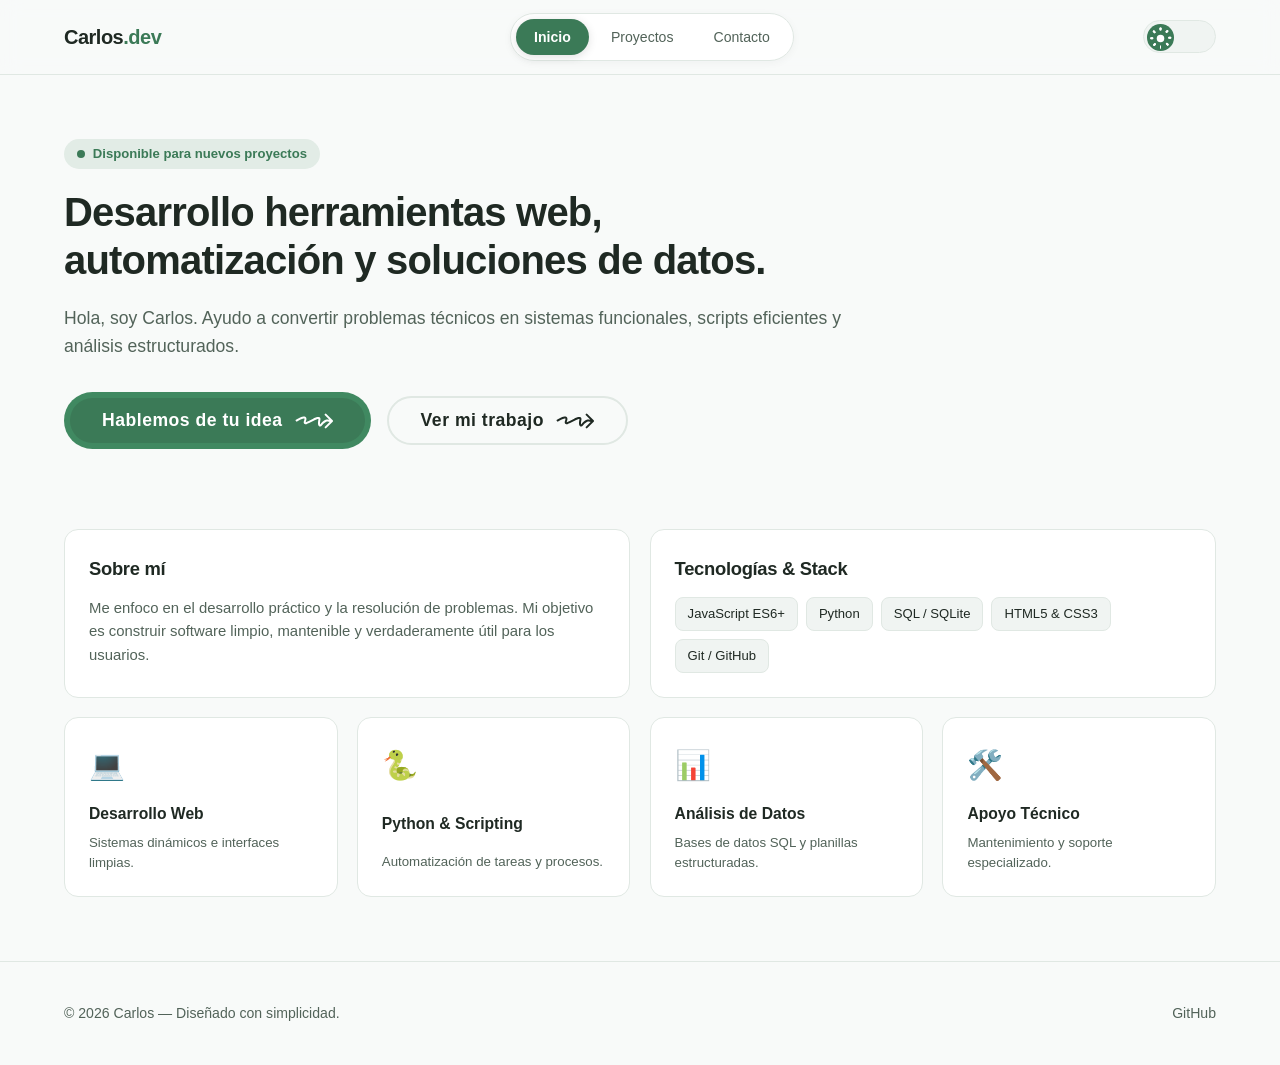
<file: index.html>
<!DOCTYPE html>
<html lang="es" data-theme="light">
<head>
  <meta charset="UTF-8">
  <meta name="viewport" content="width=device-width, initial-scale=1.0">
  <title>Carlos | Portafolio</title>

  <!-- SCRIPT ANTI-DESTELLO -->
  <script src="js/theme-init.js"></script>
  
  <!-- Carga de Estilos -->
  <link rel="stylesheet" href="css/main.css" />
  
  <!-- JavaScript -->
  <script type="module" src="js/main.js" defer></script>
</head>
<body>

  <!-- Header Sticky Global -->
  <header class="main-header">
    <div class="container header-content">
      <a href="index.html" class="logo">Carlos<span>.dev</span></a>
      <nav class="cir-tabs" aria-label="Navegación principal">
        <a href="index.html" class="cir-tabs__t active">Inicio</a>
        <a href="proyectos.html" class="cir-tabs__t">Proyectos</a>
        <a href="contacto.html" class="cir-tabs__t">Contacto</a>
      </nav>
      <label for="theme-toggle" class="theme" aria-label="Cambiar modo de color">
        <span class="theme__toggle-wrap">
          <input id="theme-toggle" class="theme__toggle" type="checkbox" role="switch" name="theme" value="dark">
          <span class="theme__icon">
            <span class="theme__icon-part"></span>
            <span class="theme__icon-part"></span>
            <span class="theme__icon-part"></span>
            <span class="theme__icon-part"></span>
            <span class="theme__icon-part"></span>
            <span class="theme__icon-part"></span>
            <span class="theme__icon-part"></span>
            <span class="theme__icon-part"></span>
            <span class="theme__icon-part"></span>
          </span>
        </span>
      </label>
    </div>
  </header>

  <!-- CONTENIDO -->
  <main class="container">
    <!-- Hero Section -->
    <section class="hero-section">
      <div class="status-badge">
        <span class="status-dot"></span> Disponible para nuevos proyectos
      </div>
      <h1>Desarrollo herramientas web, automatización y soluciones de datos.</h1>
      <p class="hero-subtext">
        Hola, soy Carlos. Ayudo a convertir problemas técnicos en sistemas funcionales, scripts eficientes y análisis estructurados.
      </p>
      <div class="hero__actions">
        <!-- Botón Primario -->
        <a href="contacto.html" class="btn btn--primary">
          <span class="btn__text">Hablemos de tu idea</span>
          <span class="btn__svg">
            <svg xmlns="http://www.w3.org/2000/svg" viewBox="0 0 38 15" fill="none">
              <path fill="currentColor" d="M10 7.519l-.939-.344h0l.939.344zm14.386-1.205l-.981-.192.981.192zm1.276 5.509l.537.843.148-.094.107-.139-.792-.611zm4.819-4.304l-.385-.923h0l.385.923zm7.227.707a1 1 0 0 0 0-1.414L31.343.448a1 1 0 0 0-1.414 0 1 1 0 0 0 0 1.414l5.657 5.657-5.657 5.657a1 1 0 0 0 1.414 1.414l6.364-6.364zM1 7.519l.554.833.029-.019.094-.061.361-.23 1.277-.77c1.054-.609 2.397-1.32 3.629-1.787.617-.234 1.17-.392 1.623-.455.477-.066.707-.008.788.034.025.013.031.021.039.034a.56.56 0 0 1 .058.235c.029.327-.047.906-.39 1.842l1.878.689c.383-1.044.571-1.949.505-2.705-.072-.815-.45-1.493-1.16-1.865-.627-.329-1.358-.332-1.993-.244-.659.092-1.367.305-2.056.566-1.381.523-2.833 1.297-3.921 1.925l-1.341.808-.385.245-.104.068-.028.018c-.011.007-.011.007.543.84zm8.061-.344c-.198.54-.328 1.038-.36 1.484-.032.441.024.94.325 1.364.319.45.786.64 1.21.697.403.054.824-.001 1.21-.09.775-.179 1.694-.566 2.633-1.014l3.023-1.554c2.115-1.122 4.107-2.168 5.476-2.524.329-.086.573-.117.742-.115s.195.038.161.014c-.15-.105.085-.139-.076.685l1.963.384c.192-.98.152-2.083-.74-2.707-.405-.283-.868-.37-1.28-.376s-.849.069-1.274.179c-1.65.43-3.888 1.621-5.909 2.693l-2.948 1.517c-.92.439-1.673.743-2.221.87-.276.064-.429.065-.492.057-.043-.006.066.003.155.127.07.099.024.131.038-.063.014-.187.078-.49.243-.94l-1.878-.689zm14.343-1.053c-.361 1.844-.474 3.185-.413 4.161.059.95.294 1.72.811 2.215.567.544 1.242.546 1.664.459a2.34 2.34 0 0 0 .502-.167l.15-.076.049-.028.018-.011c.013-.008.013-.008-.524-.852l-.536-.844.019-.012c-.038.018-.064.027-.084.032-.037.008.053-.013.125.056.021.02-.151-.135-.198-.895-.046-.734.034-1.887.38-3.652l-1.963-.384zm2.257 5.701l.791.611.024-.031.08-.101.311-.377 1.093-1.213c.922-.954 2.005-1.894 2.904-2.27l-.771-1.846c-1.31.547-2.637 1.758-3.572 2.725l-1.184 1.314-.341.414-.093.117-.025.032c-.01.013-.01.013.781.624zm5.204-3.381c.989-.413 1.791-.42 2.697-.307.871.108 2.083.385 3.437.385v-2c-1.197 0-2.041-.226-3.19-.369-1.114-.139-2.297-.146-3.715.447l.771 1.846z"></path>
            </svg>
          </span>
        </a>

        <!-- Botón Secundario -->
        <a href="proyectos.html" class="btn btn--outline">
          <span class="btn__text">Ver mi trabajo</span>
          <span class="btn__svg">
            <svg xmlns="http://www.w3.org/2000/svg" viewBox="0 0 38 15" fill="none">
              <path fill="currentColor" d="M10 7.519l-.939-.344h0l.939.344zm14.386-1.205l-.981-.192.981.192zm1.276 5.509l.537.843.148-.094.107-.139-.792-.611zm4.819-4.304l-.385-.923h0l.385.923zm7.227.707a1 1 0 0 0 0-1.414L31.343.448a1 1 0 0 0-1.414 0 1 1 0 0 0 0 1.414l5.657 5.657-5.657 5.657a1 1 0 0 0 1.414 1.414l6.364-6.364zM1 7.519l.554.833.029-.019.094-.061.361-.23 1.277-.77c1.054-.609 2.397-1.32 3.629-1.787.617-.234 1.17-.392 1.623-.455.477-.066.707-.008.788.034.025.013.031.021.039.034a.56.56 0 0 1 .058.235c.029.327-.047.906-.39 1.842l1.878.689c.383-1.044.571-1.949.505-2.705-.072-.815-.45-1.493-1.16-1.865-.627-.329-1.358-.332-1.993-.244-.659.092-1.367.305-2.056.566-1.381.523-2.833 1.297-3.921 1.925l-1.341.808-.385.245-.104.068-.028.018c-.011.007-.011.007.543.84zm8.061-.344c-.198.54-.328 1.038-.36 1.484-.032.441.024.94.325 1.364.319.45.786.64 1.21.697.403.054.824-.001 1.21-.09.775-.179 1.694-.566 2.633-1.014l3.023-1.554c2.115-1.122 4.107-2.168 5.476-2.524.329-.086.573-.117.742-.115s.195.038.161.014c-.15-.105.085-.139-.076.685l1.963.384c.192-.98.152-2.083-.74-2.707-.405-.283-.868-.37-1.28-.376s-.849.069-1.274.179c-1.65.43-3.888 1.621-5.909 2.693l-2.948 1.517c-.92.439-1.673.743-2.221.87-.276.064-.429.065-.492.057-.043-.006.066.003.155.127.07.099.024.131.038-.063.014-.187.078-.49.243-.94l-1.878-.689zm14.343-1.053c-.361 1.844-.474 3.185-.413 4.161.059.95.294 1.72.811 2.215.567.544 1.242.546 1.664.459a2.34 2.34 0 0 0 .502-.167l.15-.076.049-.028.018-.011c.013-.008.013-.008-.524-.852l-.536-.844.019-.012c-.038.018-.064.027-.084.032-.037.008.053-.013.125.056.021.02-.151-.135-.198-.895-.046-.734.034-1.887.38-3.652l-1.963-.384zm2.257 5.701l.791.611.024-.031.08-.101.311-.377 1.093-1.213c.922-.954 2.005-1.894 2.904-2.27l-.771-1.846c-1.31.547-2.637 1.758-3.572 2.725l-1.184 1.314-.341.414-.093.117-.025.032c-.01.013-.01.013.781.624zm5.204-3.381c.989-.413 1.791-.42 2.697-.307.871.108 2.083.385 3.437.385v-2c-1.197 0-2.041-.226-3.19-.369-1.114-.139-2.297-.146-3.715.447l.771 1.846z"></path>
            </svg>
          </span>
        </a>
      </div>
    </section>

    <!-- Bento Grid Layout -->
    <section class="bento-grid">
      
      <!-- Sobre mí -->
      <div class="bento-card bento-about">
        <h3>Sobre mí</h3>
        <p>
          Me enfoco en el desarrollo práctico y la resolución de problemas. Mi objetivo es construir software limpio, mantenible y verdaderamente útil para los usuarios.
        </p>
      </div>

      <!-- Stack Técnico -->
      <div class="bento-card bento-tech">
        <h3>Tecnologías & Stack</h3>
        <div class="tech-tags">
          <span>JavaScript ES6+</span>
          <span>Python</span>
          <span>SQL / SQLite</span>
          <span>HTML5 & CSS3</span>
          <span>Git / GitHub</span>
        </div>
      </div>

      <!-- Especialidades / Servicios -->
      <div class="bento-card bento-service">
        <div class="service-icon">💻</div>
        <h4>Desarrollo Web</h4>
        <p>Sistemas dinámicos e interfaces limpias.</p>
      </div>

      <div class="bento-card bento-service">
        <div class="service-icon">🐍</div>
        <h4>Python & Scripting</h4>
        <p>Automatización de tareas y procesos.</p>
      </div>

      <div class="bento-card bento-service">
        <div class="service-icon">📊</div>
        <h4>Análisis de Datos</h4>
        <p>Bases de datos SQL y planillas estructuradas.</p>
      </div>

      <div class="bento-card bento-service">
        <div class="service-icon">🛠️</div>
        <h4>Apoyo Técnico</h4>
        <p>Mantenimiento y soporte especializado.</p>
      </div>

    </section>
    
  </main>

  <!-- Footer Global -->
  <footer class="main-footer">
    <div class="container footer-content">
      <p>&copy; 2026 Carlos — Diseñado con simplicidad.</p>
      <div class="social-links">
        <a href="https://github.com" target="_blank" rel="noopener">GitHub</a>
      </div>
    </div>
  </footer>

</body>
</html>
</file>
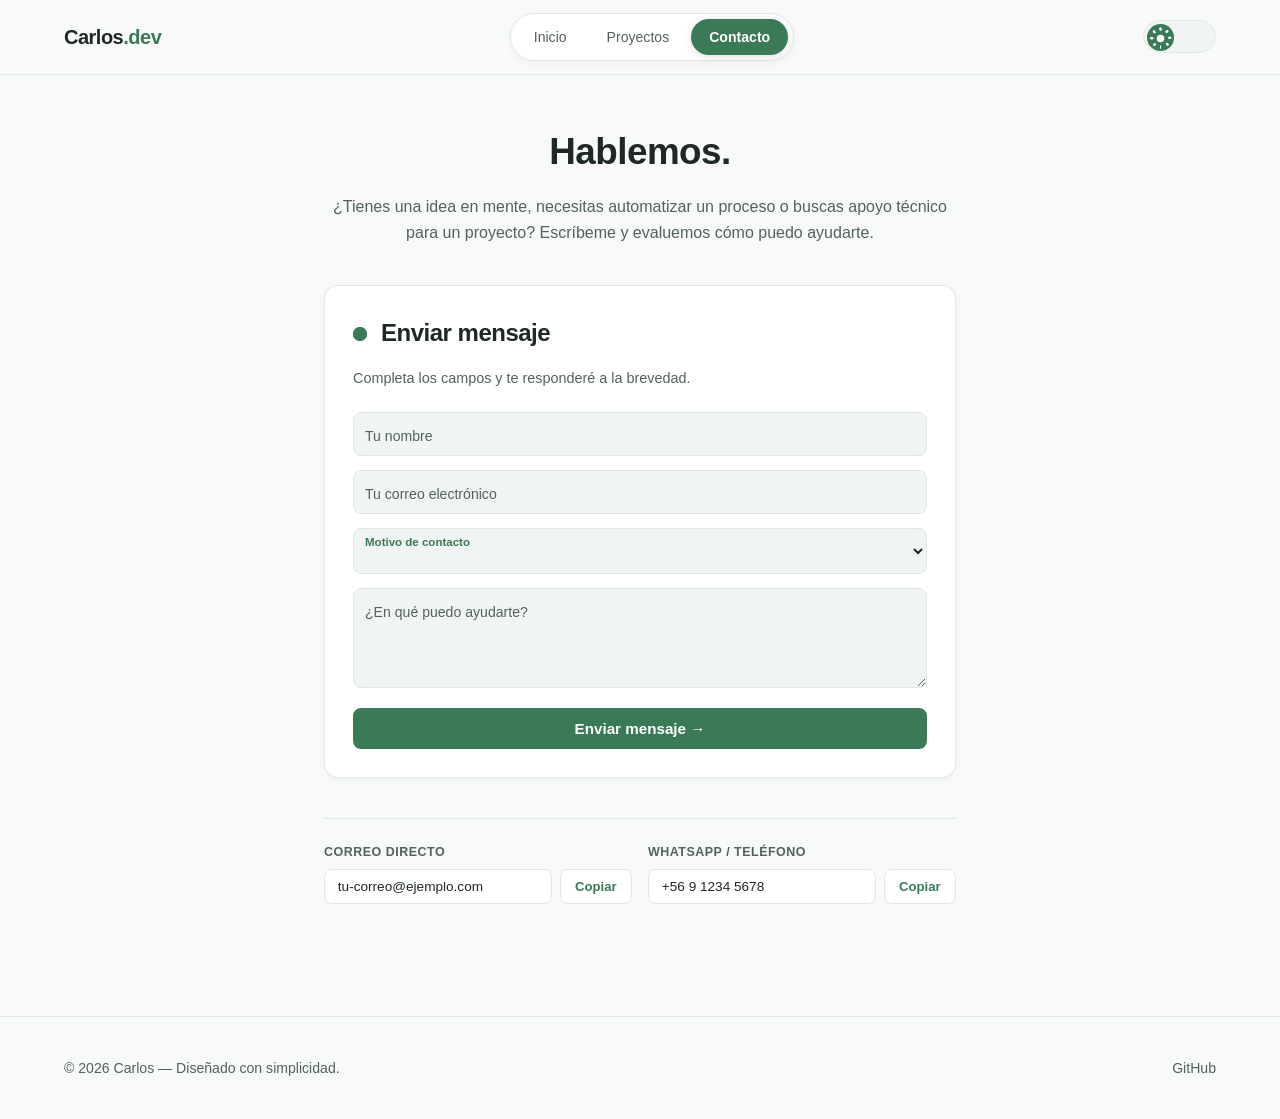
<file: contacto.html>
<!DOCTYPE html>
<html lang="es" data-theme="light">
<head>
  <meta charset="UTF-8">
  <meta name="viewport" content="width=device-width, initial-scale=1.0">
  <title>Carlos | Contacto</title>

  <!-- Anti-destello síncrono -->
  <script src="js/theme-init.js"></script>

  <!-- Carga de CSS y JS como módulo -->
  <link rel="stylesheet" href="css/main.css">
  <script type="module" src="js/main.js" defer></script>
</head>
<body>

  <!-- Header Sticky Global -->
  <header class="main-header">
    <div class="container header-content">
      <a href="index.html" class="logo">Carlos<span>.dev</span></a>
      <nav class="cir-tabs" aria-label="Navegación principal">
        <a href="index.html" class="cir-tabs__t">Inicio</a>
        <a href="proyectos.html" class="cir-tabs__t">Proyectos</a>
        <a href="contacto.html" class="cir-tabs__t active">Contacto</a>
      </nav>
      <label for="theme-toggle" class="theme" aria-label="Cambiar modo de color">
        <span class="theme__toggle-wrap">
          <input id="theme-toggle" class="theme__toggle" type="checkbox" role="switch" name="theme" value="dark">
          <span class="theme__icon">
            <span class="theme__icon-part"></span>
            <span class="theme__icon-part"></span>
            <span class="theme__icon-part"></span>
            <span class="theme__icon-part"></span>
            <span class="theme__icon-part"></span>
            <span class="theme__icon-part"></span>
            <span class="theme__icon-part"></span>
            <span class="theme__icon-part"></span>
            <span class="theme__icon-part"></span>
          </span>
        </span>
      </label>
    </div>
  </header>

  <main class="container contact-container">

    <!-- 1. Texto Superior -->
    <section class="contact-header">
      <h1>Hablemos.</h1>
      <p class="contact-intro">
        ¿Tienes una idea en mente, necesitas automatizar un proceso o buscas apoyo técnico para un proyecto? Escríbeme y evaluemos cómo puedo ayudarte.
      </p>
    </section>

    <!-- 2. Formulario con efecto Floating Label -->
    <form class="contact-form-ui" id="contact-form">
      <p class="title">Enviar mensaje</p>
      <p class="message">Completa los campos y te responderé a la brevedad.</p>
      
      <label>
        <input class="input" type="text" id="nombre" placeholder=" " required>
        <span>Tu nombre</span>
      </label>

      <label>
        <input class="input" type="email" id="email" placeholder=" " required>
        <span>Tu correo electrónico</span>
      </label>

      <label class="select-label">
        <select class="input select-input" id="motivo" required>
          <option value="" disabled selected hidden></option>
          <option value="web">Desarrollo Web / Sistema</option>
          <option value="python">Automatización / Python</option>
          <option value="datos">Análisis de Datos / SQL</option>
          <option value="soporte">Apoyo Técnico / Mantenimiento</option>
          <option value="otro">Consulta General</option>
        </select>
        <span>Motivo de contacto</span>
      </label>

      <label>
        <textarea class="input input--textarea" id="mensaje" rows="4" placeholder=" " required></textarea>
        <span>¿En qué puedo ayudarte?</span>
      </label>

      <button type="submit" class="submit-btn">Enviar mensaje &rarr;</button>
    </form>

    <!-- 3. Correo y Teléfono directo -->
    <section class="quick-copy-section">
      <div class="quick-copy-box">
        <span class="label">Correo directo</span>
        <div class="copy-row">
          <input type="text" id="email-value" value="tu-correo@ejemplo.com" readonly>
          <button class="btn-copy" data-copy="email-value">Copiar</button>
        </div>
      </div>

      <div class="quick-copy-box">
        <span class="label">WhatsApp / Teléfono</span>
        <div class="copy-row">
          <input type="text" id="phone-value" value="+56 9 1234 5678" readonly>
          <button class="btn-copy" data-copy="phone-value">Copiar</button>
        </div>
      </div>
    </section>

  </main>

  <!-- Footer Global -->
  <footer class="main-footer">
    <div class="container footer-content">
      <p>&copy; 2026 Carlos — Diseñado con simplicidad.</p>
      <div class="social-links">
        <a href="https://github.com" target="_blank" rel="noopener">GitHub</a>
      </div>
    </div>
  </footer>

</body>
</html>
</file>
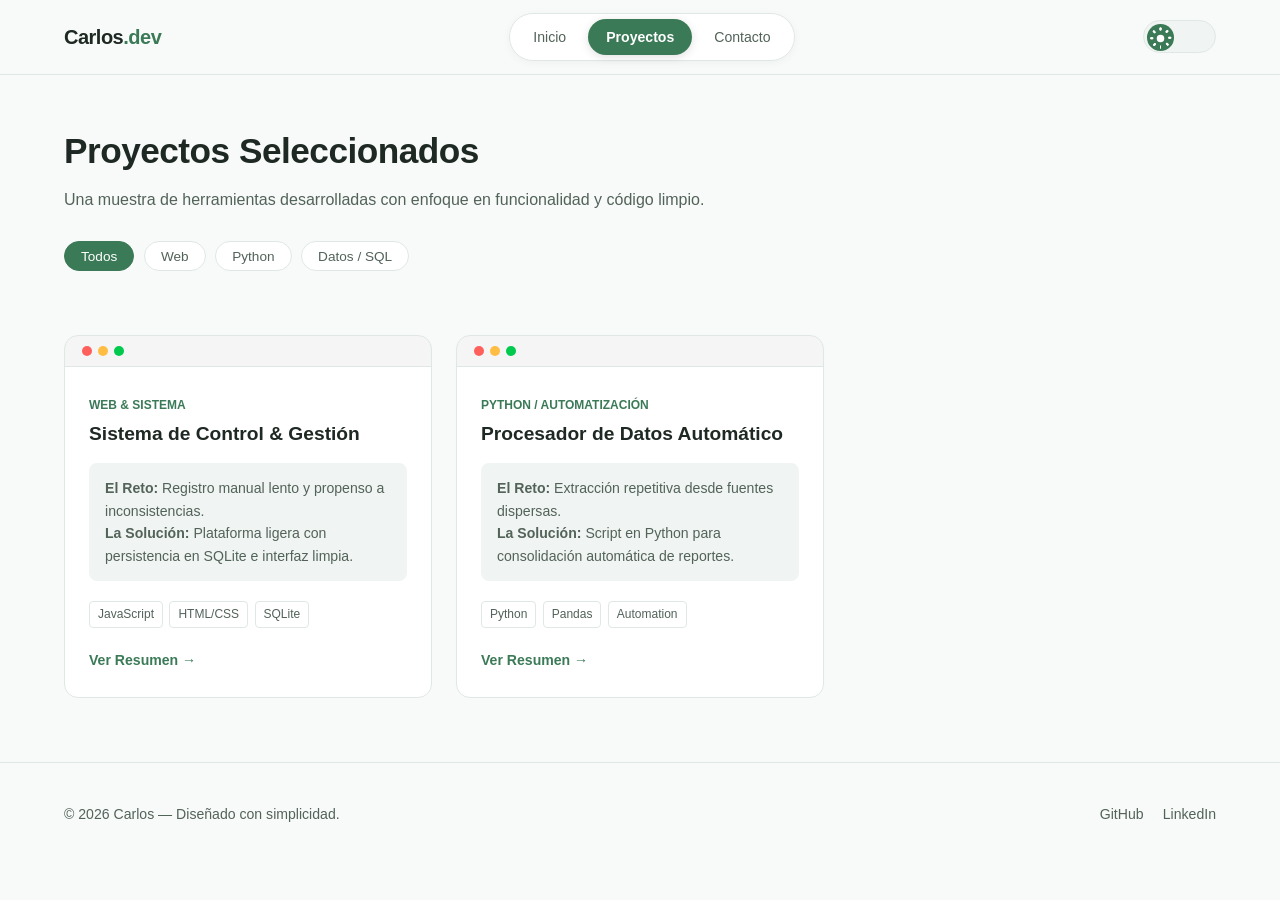
<file: proyectos.html>
<!DOCTYPE html>
<html lang="es" data-theme="light">
<head>
  <meta charset="UTF-8">
  <meta name="viewport" content="width=device-width, initial-scale=1.0">
  <title>Carlos | Proyectos</title>

  <!-- Script anti-destello síncrono -->
  <script src="js/theme-init.js"></script>

  <!-- Hojas de estilo y Script principal -->
  <link rel="stylesheet" href="css/main.css" />
  <script type="module" src="js/main.js" defer></script>
</head>
<body>

  <!-- Header Global -->
  <header class="main-header">
    <div class="container header-content">
      <a href="index.html" class="logo">Carlos<span>.dev</span></a>
      <nav class="cir-tabs" aria-label="Navegación principal">
        <a href="index.html" class="cir-tabs__t">Inicio</a>
        <a href="proyectos.html" class="cir-tabs__t active">Proyectos</a>
        <a href="contacto.html" class="cir-tabs__t">Contacto</a>
      </nav>
      <label for="theme-toggle" class="theme" aria-label="Cambiar modo de color">
        <span class="theme__toggle-wrap">
          <input id="theme-toggle" class="theme__toggle" type="checkbox" role="switch" name="theme" value="dark">
          <span class="theme__icon">
            <span class="theme__icon-part"></span>
            <span class="theme__icon-part"></span>
            <span class="theme__icon-part"></span>
            <span class="theme__icon-part"></span>
            <span class="theme__icon-part"></span>
            <span class="theme__icon-part"></span>
            <span class="theme__icon-part"></span>
            <span class="theme__icon-part"></span>
            <span class="theme__icon-part"></span>
          </span>
        </span>
      </label>
    </div>
  </header>

  <!-- Galería Principal -->
  <main class="container">

    <section class="page-header">
      <h1>Proyectos Seleccionados</h1>
      <p>Una muestra de herramientas desarrolladas con enfoque en funcionalidad y código limpio.</p>
      
      <!-- Botones de Filtro -->
      <div class="filter-pills">
        <button type="button" class="pill active" data-filter="all">Todos</button>
        <button type="button" class="pill" data-filter="web">Web</button>
        <button type="button" class="pill" data-filter="python">Python</button>
        <button type="button" class="pill" data-filter="datos">Datos / SQL</button>
      </div>
    </section>

    <!-- Grilla de Tarjetas -->
    <section class="projects-grid">

      <!-- Proyecto 1 -->
      <article class="project-card" data-category="web">
        <div class="tools">
          <div class="circle"><span class="red box"></span></div>
          <div class="circle"><span class="yellow box"></span></div>
          <div class="circle"><span class="green box"></span></div>
        </div>
        <div class="project-card-body">
          <div class="project-card-header">
            <span class="project-badge">Web &amp; Sistema</span>
            <h2>Sistema de Control &amp; Gestión</h2>
          </div>
          <div class="project-case">
            <p><strong>El Reto:</strong> Registro manual lento y propenso a inconsistencias.</p>
            <p><strong>La Solución:</strong> Plataforma ligera con persistencia en SQLite e interfaz limpia.</p>
          </div>
          <div class="tech-stack">
            <span>JavaScript</span>
            <span>HTML/CSS</span>
            <span>SQLite</span>
          </div>
          <div class="project-links">
            <button type="button" class="link-btn open-modal" data-id="sistema-gestion">Ver Resumen &rarr;</button>
          </div>
        </div>
      </article>

      <!-- Proyecto 2 -->
      <article class="project-card" data-category="python">
        <div class="tools">
          <div class="circle"><span class="red box"></span></div>
          <div class="circle"><span class="yellow box"></span></div>
          <div class="circle"><span class="green box"></span></div>
        </div>
        <div class="project-card-body">
          <div class="project-card-header">
            <span class="project-badge">Python / Automatización</span>
            <h2>Procesador de Datos Automático</h2>
          </div>
          <div class="project-case">
            <p><strong>El Reto:</strong> Extracción repetitiva desde fuentes dispersas.</p>
            <p><strong>La Solución:</strong> Script en Python para consolidación automática de reportes.</p>
          </div>
          <div class="tech-stack">
            <span>Python</span>
            <span>Pandas</span>
            <span>Automation</span>
          </div>
          <div class="project-links">
            <button type="button" class="link-btn open-modal" data-id="procesador-datos">Ver Resumen &rarr;</button>
          </div>
        </div>
      </article>

    </section>

  </main>

  <!-- VENTANA MODAL (Overlay estilo Mac) -->
  <div id="project-modal" class="modal-overlay" aria-hidden="true" role="dialog">
    <div class="modal-window">
      <div class="tools">
        <div class="circle"><span class="red box modal-close-trigger" title="Cerrar"></span></div>
        <div class="circle"><span class="yellow box"></span></div>
        <div class="circle"><span class="green box"></span></div>
      </div>
      <div class="modal-body">
        <span class="project-badge" id="modal-badge">Categoría</span>
        <h2 id="modal-title">Título del Proyecto</h2>

        <div class="modal-section">
          <h3>Resumen del Proyecto</h3>
          <p id="modal-description">Cargando información...</p>
        </div>

        <div class="modal-section">
          <h3>Desafío &amp; Solución</h3>
          <p id="modal-case">Cargando caso...</p>
        </div>

        <div class="modal-section">
          <h3>Tecnologías Aplicadas</h3>
          <div class="tech-stack" id="modal-tech"></div>
        </div>

        <div class="modal-actions">
          <a href="#" id="modal-repo-link" target="_blank" rel="noopener" class="submit-btn">Ver Repositorio &rarr;</a>
        </div>
      </div>
    </div>
  </div>

  <!-- Footer -->
  <footer class="main-footer">
    <div class="container footer-content">
      <p>&copy; 2026 Carlos — Diseñado con simplicidad.</p>
      <div class="social-links">
        <a href="https://github.com" target="_blank" rel="noopener">GitHub</a>
        <a href="https://linkedin.com" target="_blank" rel="noopener">LinkedIn</a>
      </div>
    </div>
  </footer>

</body>
</html>
</file>
<file: css/main.css>
/* ==========================================================================
   PUNTO DE ENTRADA CENTRAL (css/main.css)
   ========================================================================== */

/* 1. Base y Tokens */
@import url('./base/variables.css');
@import url('./base/global.css');

/* 2. Layout Estructural (Header & Footer) */
@import url('./layout/header.css');
@import url('./layout/footer.css');

/* 3. Páginas Específicas */
@import url('./pages/home.css');
@import url('./pages/proyectos.css');
@import url('./pages/contacto.css');

/* 4. Clases Utilitarias Globales */
.project-card.is-hidden {
  display: none !important;
}

/* Transición fluida para el cambio de tema */
html, body {
  background-color: var(--bg-primary);
  color: var(--text-primary);
  transition: background-color var(--transition-fast), color var(--transition-fast);
}
</file>
